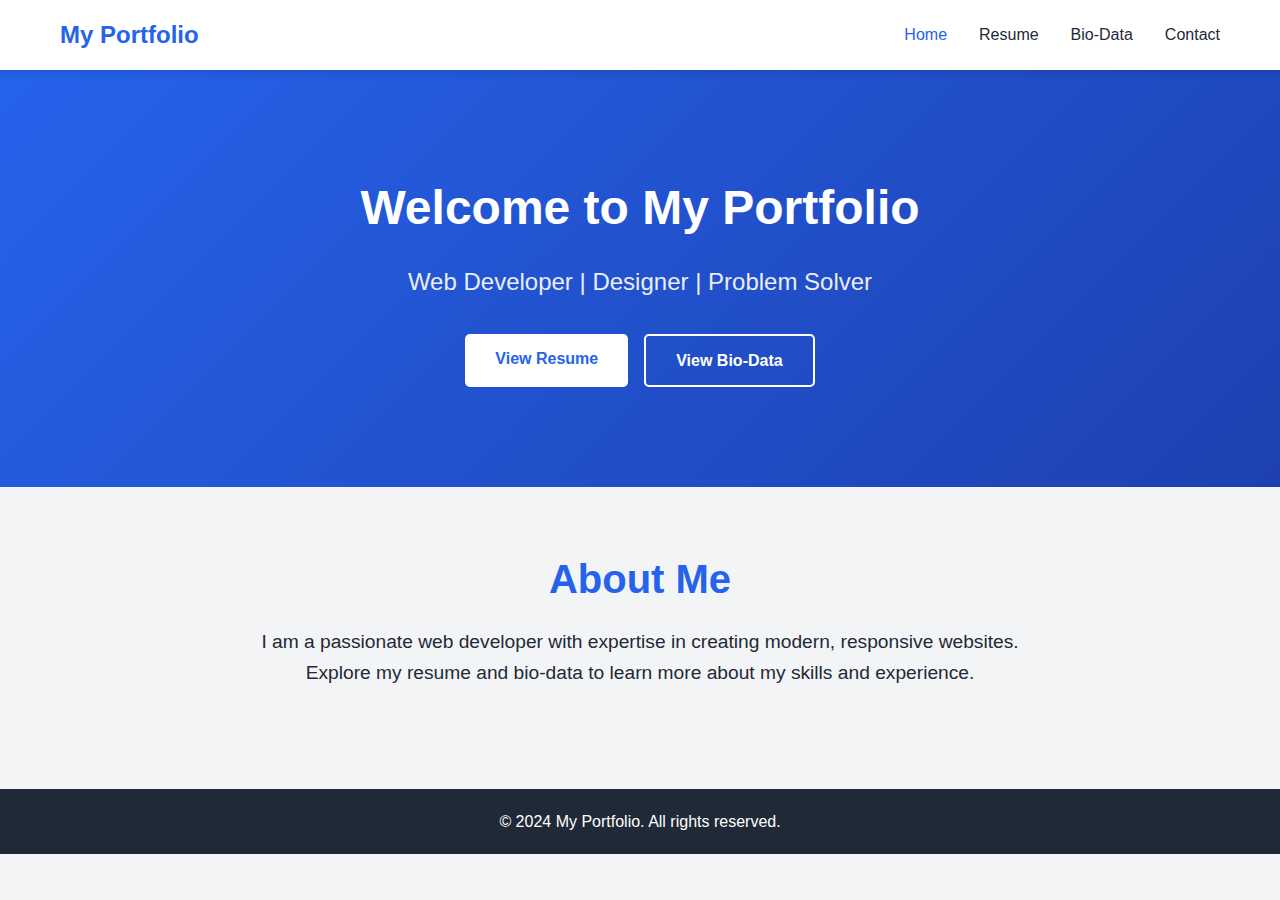
<file: index.html>
<!DOCTYPE html>
<html lang="en">
<head>
    <meta charset="UTF-8">
    <meta name="viewport" content="width=device-width, initial-scale=1.0">
    <title>Home - My Portfolio</title>
    <link rel="stylesheet" href="styles.css">
</head>
<body>
    <nav class="navbar">
        <div class="container">
            <h1 class="logo">My Portfolio</h1>
            <ul class="nav-links">
                <li><a href="index.html" class="active">Home</a></li>
                <li><a href="resume.html">Resume</a></li>
                <li><a href="biodata.html">Bio-Data</a></li>
                <li><a href="contact.html">Contact</a></li>
            </ul>
        </div>
    </nav>

    <section class="hero">
        <div class="container">
            <div class="hero-content fade-in">
                <h1>Welcome to My Portfolio</h1>
                <p class="subtitle">Web Developer | Designer | Problem Solver</p>
                <div class="cta-buttons">
                    <a href="resume.html" class="btn btn-primary">View Resume</a>
                    <a href="biodata.html" class="btn btn-secondary">View Bio-Data</a>
                </div>
            </div>
        </div>
    </section>

    <section class="about">
        <div class="container">
            <h2>About Me</h2>
            <p>I am a passionate web developer with expertise in creating modern, responsive websites. 
               Explore my resume and bio-data to learn more about my skills and experience.</p>
        </div>
    </section>

    <footer>
        <div class="container">
            <p>&copy; 2024 My Portfolio. All rights reserved.</p>
        </div>
    </footer>

    <script src="script.js"></script>
</body>
</html>
</file>
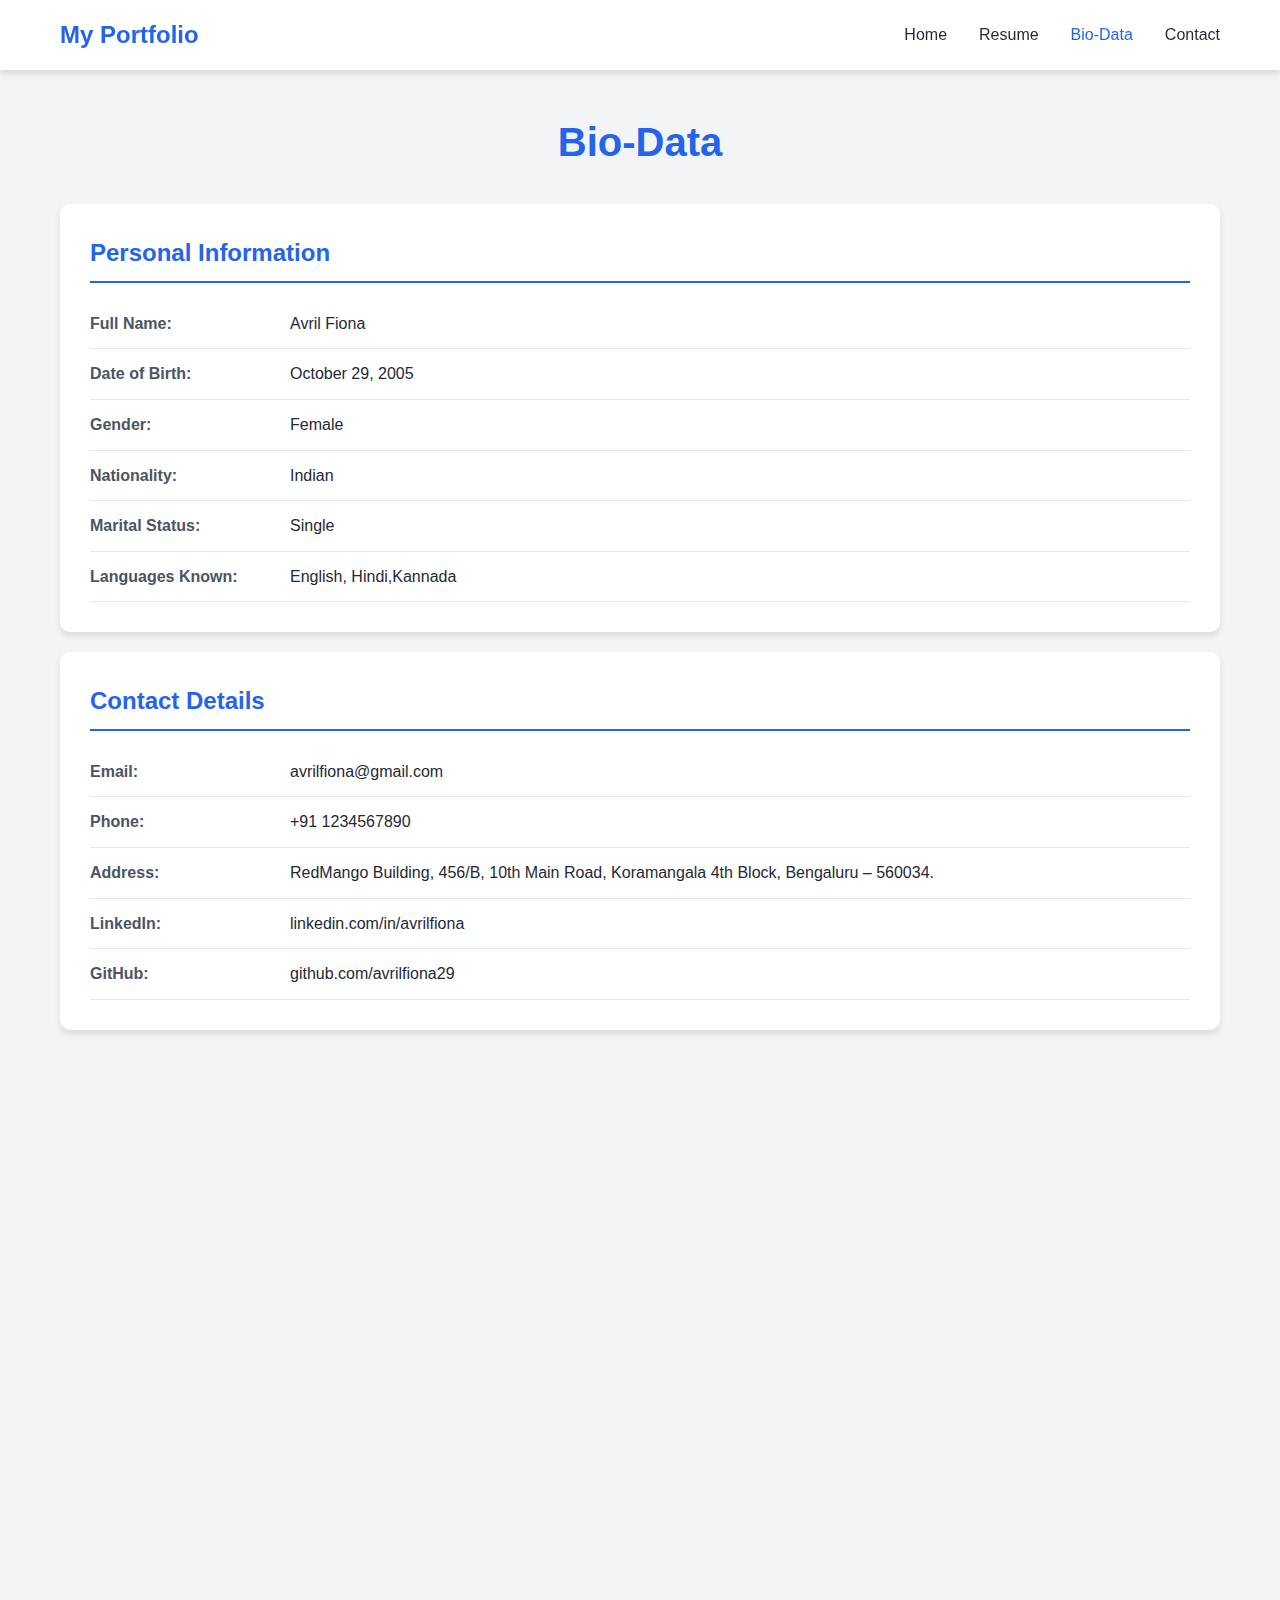
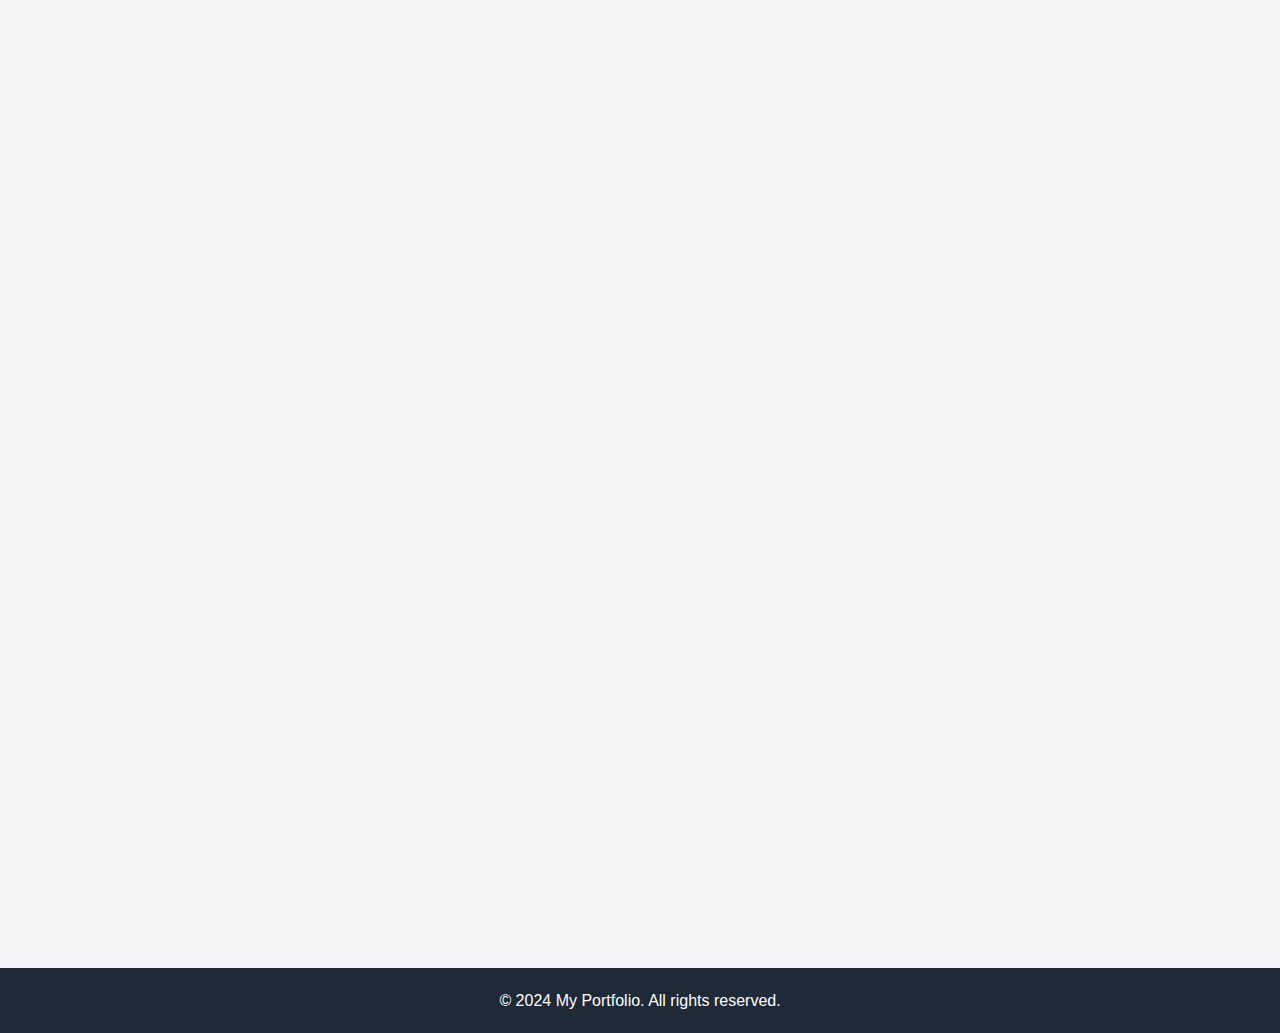
<file: biodata.html>
<!DOCTYPE html>
<html lang="en">
<head>
    <meta charset="UTF-8">
    <meta name="viewport" content="width=device-width, initial-scale=1.0">
    <title>Bio-Data - My Portfolio</title>
    <link rel="stylesheet" href="styles.css">
</head>
<body>
    <nav class="navbar">
        <div class="container">
            <h1 class="logo">My Portfolio</h1>
            <ul class="nav-links">
                <li><a href="index.html">Home</a></li>
                <li><a href="resume.html">Resume</a></li>
                <li><a href="biodata.html" class="active">Bio-Data</a></li>
                <li><a href="contact.html">Contact</a></li>
            </ul>
        </div>
    </nav>

    <section class="biodata-section">
        <div class="container">
            <h1 class="page-title fade-in">Bio-Data</h1>
            
            <div class="biodata-content">
                <div class="biodata-card slide-in">
                    <h2>Personal Information</h2>
                    <table class="biodata-table">
                        <tr>
                            <td class="label">Full Name:</td>
                            <td>Avril Fiona</td>
                        </tr>
                        <tr>
                            <td class="label">Date of Birth:</td>
                            <td>October 29, 2005</td>
                        </tr>
                        <tr>
                            <td class="label">Gender:</td>
                            <td>Female</td>
                        </tr>
                        <tr>
                            <td class="label">Nationality:</td>
                            <td>Indian</td>
                        </tr>
                        <tr>
                            <td class="label">Marital Status:</td>
                            <td>Single</td>
                        </tr>
                        <tr>
                            <td class="label">Languages Known:</td>
                            <td>English, Hindi,Kannada</td>
                        </tr>
                    </table>
                </div>

                <div class="biodata-card slide-in">
                    <h2>Contact Details</h2>
                    <table class="biodata-table">
                        <tr>
                            <td class="label">Email:</td>
                            <td>avrilfiona@gmail.com</td>
                        </tr>
                        <tr>
                            <td class="label">Phone:</td>
                            <td>+91 1234567890</td>
                        </tr>
                        <tr>
                            <td class="label">Address:</td>
                            <td>RedMango Building, 456/B, 10th Main Road, Koramangala 4th Block, Bengaluru – 560034.</td>
                        </tr>
                        <tr>
                            <td class="label">LinkedIn:</td>
                            <td>linkedin.com/in/avrilfiona</td>
                        </tr>
                        <tr>
                            <td class="label">GitHub:</td>
                            <td>github.com/avrilfiona29</td>
                        </tr>
                    </table>
                </div>

                <div class="biodata-card slide-in">
                    <h2>Educational Qualifications</h2>
                    <table class="biodata-table">
                        <tr>
                            <td class="label">Degree:</td>
                            <td>B.Tech in Computer Science</td>
                        </tr>
                        <tr>
                            <td class="label">University:</td>
                            <td>SMVITM</td>
                        </tr>
                        <tr>
                            <td class="label">Year of Passing:</td>
                            <td>2027</td>
                        </tr>
                        <tr>
                            <td class="label">CGPA:</td>
                            <td>8.5/10</td>
                        </tr>
                        <tr>
                            <td class="label">12th Standard:</td>
                            <td>85% (Science Stream)</td>
                        </tr>
                        <tr>
                            <td class="label">10th Standard:</td>
                            <td>80%</td>
                        </tr>
                    </table>
                </div>

                <div class="biodata-card slide-in">
                    <h2>Professional Details</h2>
                    <table class="biodata-table">
                        <tr>
                            <td class="label">Current Position:</td>
                            <td>Web Developer</td>
                        </tr>
                        <tr>
                            <td class="label">Company:</td>
                            <td>Tech Company</td>
                        </tr>
                        <tr>
                            <td class="label">Experience:</td>
                            <td>3 Years</td>
                        </tr>
                        <tr>
                            <td class="label">Specialization:</td>
                            <td>Full Stack Development</td>
                        </tr>
                    </table>
                </div>

                <div class="biodata-card slide-in">
                    <h2>Hobbies & Interests</h2>
                    <ul class="hobbies-list">
                        <li>Coding and learning new technologies</li>
                        <li>Reading tech blogs and articles</li>
                        <li>Playing Instruments</li>
                        <li>Photography</li>
                        <li>Traveling</li>
                    </ul>
                </div>

                <div class="biodata-card slide-in">
                    <h2>Declaration</h2>
                    <p class="declaration">I hereby declare that the above information is true and correct to the best of my knowledge.</p>
                    <div class="signature">
                        <p><strong>Date:</strong> December 4, 2024</p>
                        <p><strong>Place:</strong> [Banglore]</p>
                        <p class="sign-name">(Avril)</p>
                    </div>
                </div>
            </div>
        </div>
    </section>

    <footer>
        <div class="container">
            <p>&copy; 2024 My Portfolio. All rights reserved.</p>
        </div>
    </footer>

    <script src="script.js"></script>
</body>
</html>
</file>
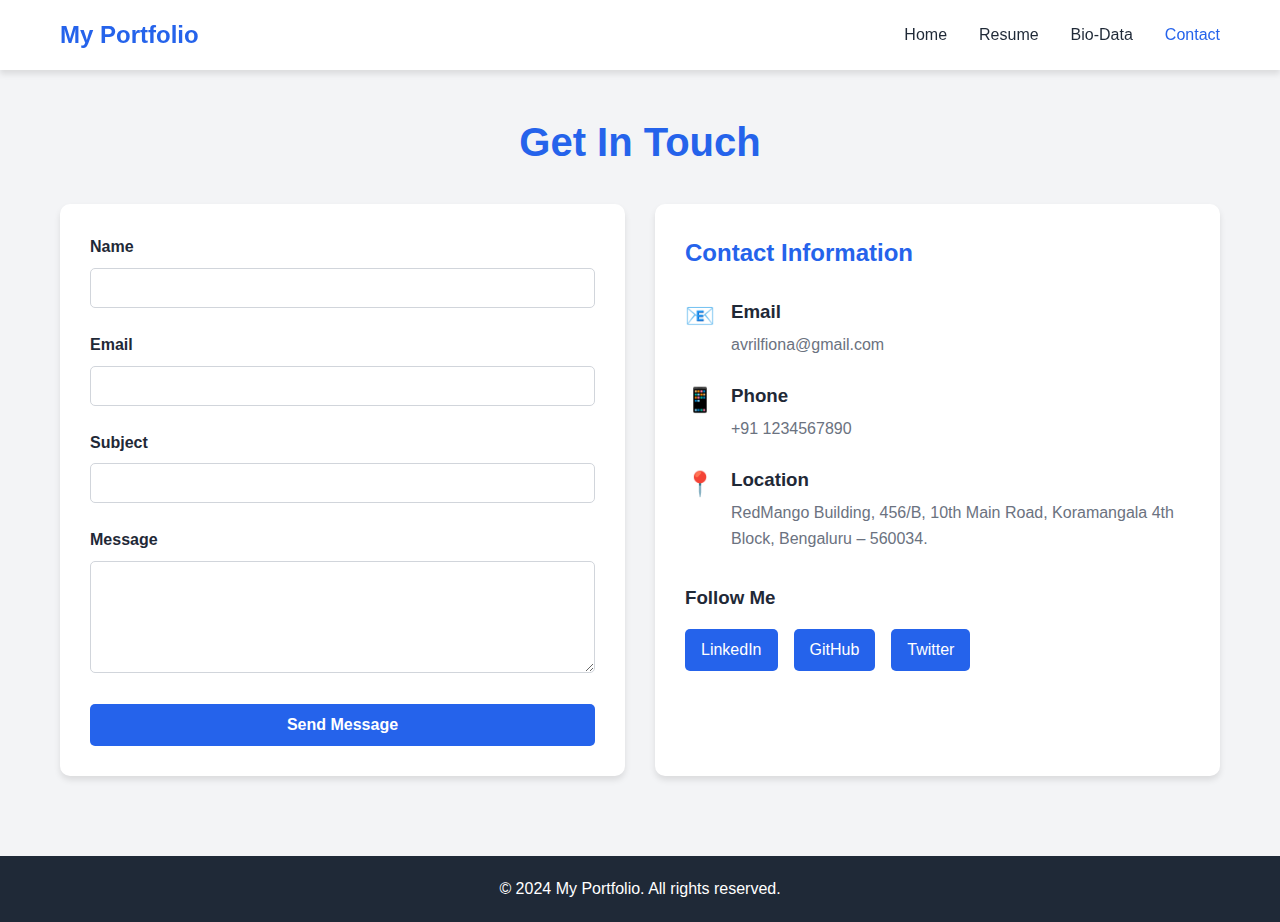
<file: contact.html>
<!DOCTYPE html>
<html lang="en">
<head>
    <meta charset="UTF-8">
    <meta name="viewport" content="width=device-width, initial-scale=1.0">
    <title>Contact - My Portfolio</title>
    <link rel="stylesheet" href="styles.css">
</head>
<body>
    <nav class="navbar">
        <div class="container">
            <h1 class="logo">My Portfolio</h1>
            <ul class="nav-links">
                <li><a href="index.html">Home</a></li>
                <li><a href="resume.html">Resume</a></li>
                <li><a href="biodata.html">Bio-Data</a></li>
                <li><a href="contact.html" class="active">Contact</a></li>
            </ul>
        </div>
    </nav>

    <section class="contact-section">
        <div class="container">
            <h1 class="page-title fade-in">Get In Touch</h1>
            
            <div class="contact-content">
                <div class="contact-form-wrapper slide-in">
                    <form id="contactForm" class="contact-form">
                        <div class="form-group">
                            <label for="name">Name</label>
                            <input type="text" id="name" name="name" required>
                        </div>
                        <div class="form-group">
                            <label for="email">Email</label>
                            <input type="email" id="email" name="email" required>
                        </div>
                        <div class="form-group">
                            <label for="subject">Subject</label>
                            <input type="text" id="subject" name="subject" required>
                        </div>
                        <div class="form-group">
                            <label for="message">Message</label>
                            <textarea id="message" name="message" rows="5" required></textarea>
                        </div>
                        <button type="submit" class="btn btn-primary">Send Message</button>
                    </form>
                    <div id="formMessage" class="form-message"></div>
                </div>

                <div class="contact-info-wrapper slide-in">
                    <h2>Contact Information</h2>
                    <div class="info-item">
                        <span class="icon">📧</span>
                        <div>
                            <h3>Email</h3>
                            <p>avrilfiona@gmail.com</p>
                        </div>
                    </div>
                    <div class="info-item">
                        <span class="icon">📱</span>
                        <div>
                            <h3>Phone</h3>
                            <p>+91 1234567890</p>
                        </div>
                    </div>
                    <div class="info-item">
                        <span class="icon">📍</span>
                        <div>
                            <h3>Location</h3>
                            <p>RedMango Building, 456/B, 10th Main Road, Koramangala 4th Block, Bengaluru – 560034.</p>
                        </div>
                    </div>
                    <div class="social-links">
                        <h3>Follow Me</h3>
                        <div class="social-icons">
                            <a href="#" class="social-icon">LinkedIn</a>
                            <a href="#" class="social-icon">GitHub</a>
                            <a href="#" class="social-icon">Twitter</a>
                        </div>
                    </div>
                </div>
            </div>
        </div>
    </section>

    <footer>
        <div class="container">
            <p>&copy; 2024 My Portfolio. All rights reserved.</p>
        </div>
    </footer>

    <script src="script.js"></script>
</body>
</html>
</file>
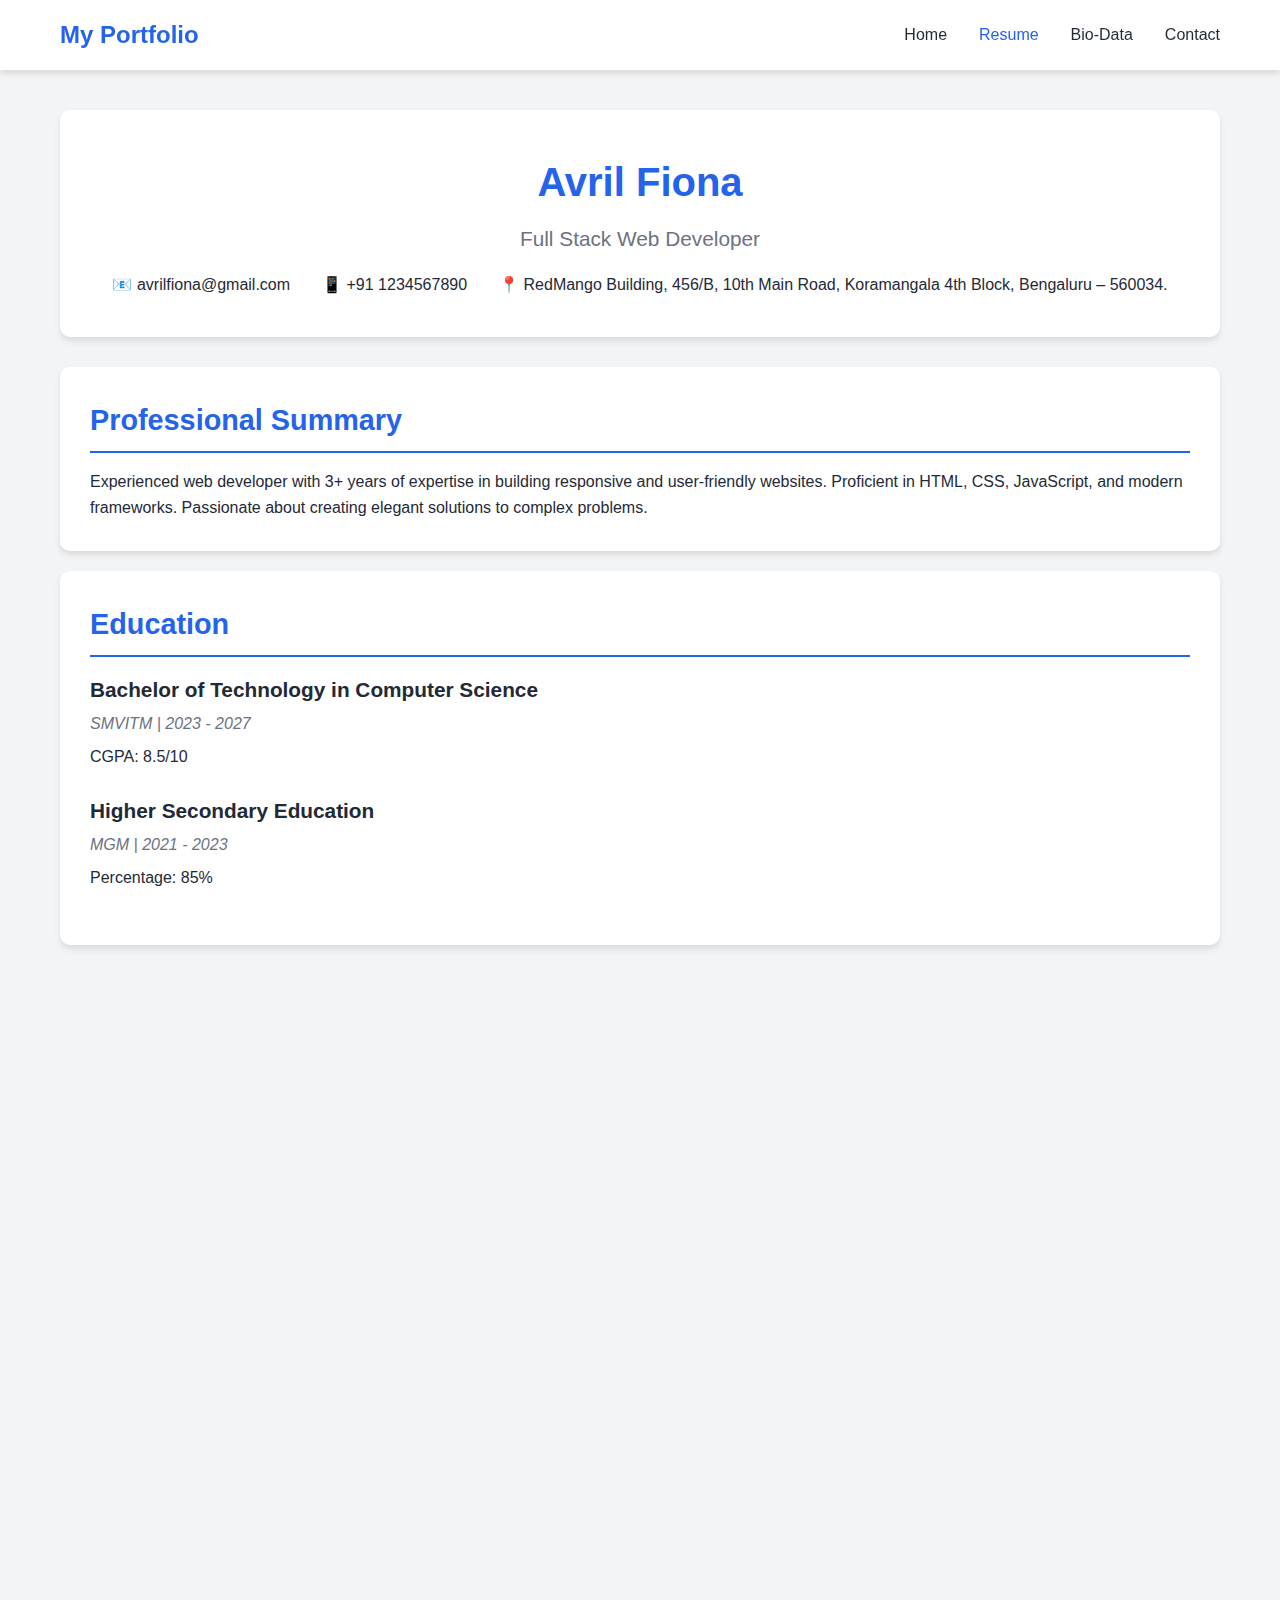
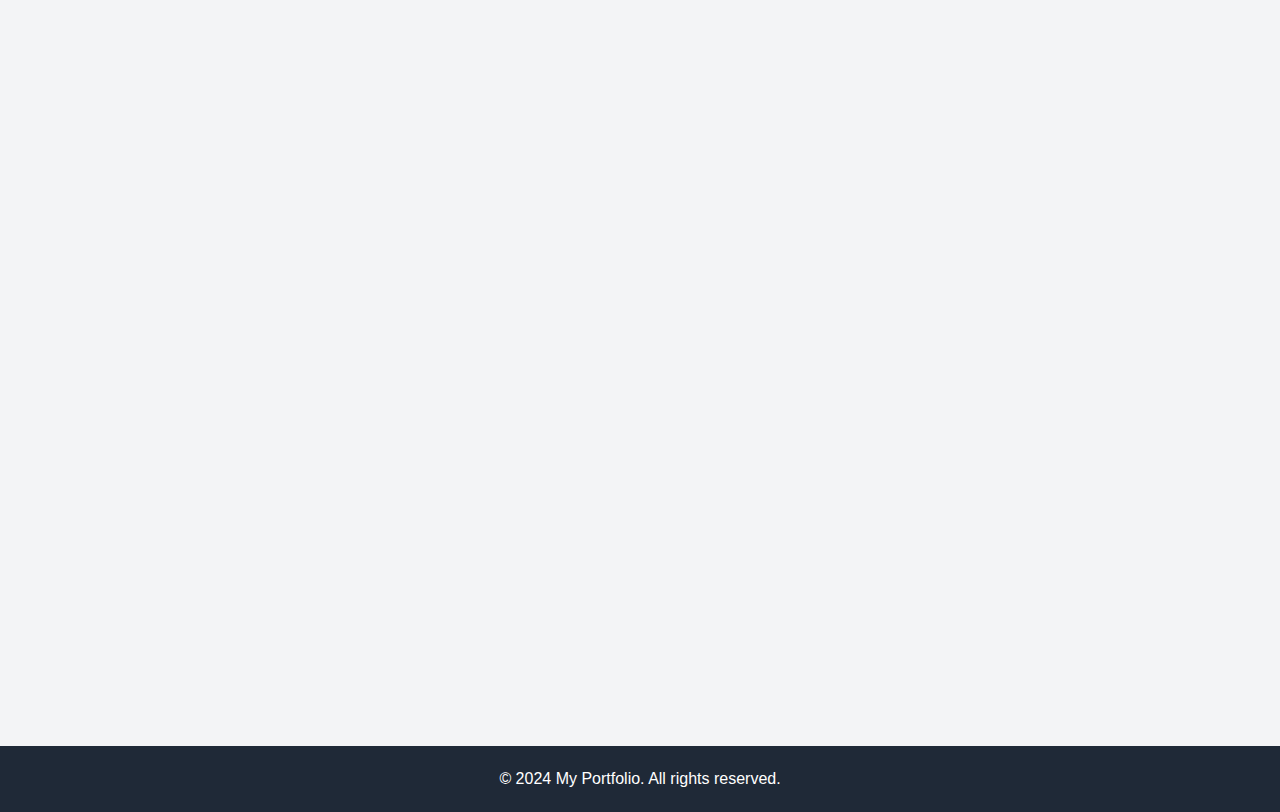
<file: resume.html>
<!DOCTYPE html>
<html lang="en">
<head>
    <meta charset="UTF-8">
    <meta name="viewport" content="width=device-width, initial-scale=1.0">
    <title>Resume - My Portfolio</title>
    <link rel="stylesheet" href="styles.css">
</head>
<body>
    <nav class="navbar">
        <div class="container">
            <h1 class="logo">My Portfolio</h1>
            <ul class="nav-links">
                <li><a href="index.html">Home</a></li>
                <li><a href="resume.html" class="active">Resume</a></li>
                <li><a href="biodata.html">Bio-Data</a></li>
                <li><a href="contact.html">Contact</a></li>
            </ul>
        </div>
    </nav>

    <section class="resume-section">
        <div class="container">
            <div class="resume-header fade-in">
                <h1>Avril Fiona</h1>
                <p class="title">Full Stack Web Developer</p>
                <div class="contact-info">
                    <span>📧 avrilfiona@gmail.com</span>
                    <span>📱 +91 1234567890</span>
                    <span>📍 RedMango Building, 456/B, 10th Main Road, Koramangala 4th Block, Bengaluru – 560034.</span>
                </div>
            </div>

            <div class="resume-content">
                <div class="section slide-in">
                    <h2>Professional Summary</h2>
                    <p>Experienced web developer with 3+ years of expertise in building responsive and user-friendly websites. 
                       Proficient in HTML, CSS, JavaScript, and modern frameworks. Passionate about creating elegant solutions 
                       to complex problems.</p>
                </div>

                <div class="section slide-in">
                    <h2>Education</h2>
                    <div class="item">
                        <h3>Bachelor of Technology in Computer Science</h3>
                        <p class="meta">SMVITM | 2023 - 2027</p>
                        <p>CGPA: 8.5/10</p>
                    </div>
                    <div class="item">
                        <h3>Higher Secondary Education</h3>
                        <p class="meta">MGM | 2021 - 2023</p>
                        <p>Percentage: 85%</p>
                    </div>
                </div>

                <div class="section slide-in">
                    <h2>Work Experience</h2>
                    <div class="item">
                        <h3>Web Developer</h3>
                        <p class="meta">Tech Company | Jan 2025 - Present</p>
                        <ul>
                            <li>Developed and maintained responsive websites using HTML, CSS, and JavaScript</li>
                            <li>Collaborated with design team to implement user-friendly interfaces</li>
                            <li>Optimized website performance and improved loading times by 40%</li>
                        </ul>
                    </div>
                    <div class="item">
                        <h3>Junior Developer Intern</h3>
                        <p class="meta">Startup Inc. | Jun 2024 - Dec 2024</p>
                        <ul>
                            <li>Assisted in building web applications using modern frameworks</li>
                            <li>Fixed bugs and implemented new features based on user feedback</li>
                        </ul>
                    </div>
                </div>

                <div class="section slide-in">
                    <h2>Technical Skills</h2>
                    <div class="skills-grid">
                        <div class="skill-item">HTML5</div>
                        <div class="skill-item">CSS3</div>
                        <div class="skill-item">JavaScript</div>
                        <div class="skill-item">jQuery</div>
                        <div class="skill-item">React</div>
                        <div class="skill-item">Node.js</div>
                        <div class="skill-item">Git</div>
                        <div class="skill-item">Responsive Design</div>
                    </div>
                </div>

                <div class="section slide-in">
                    <h2>Projects</h2>
                    <div class="item">
                        <h3>E-Commerce Website</h3>
                        <p>Built a fully functional e-commerce platform with shopping cart and payment integration</p>
                    </div>
                    <div class="item">
                        <h3>Portfolio Website</h3>
                        <p>Created a responsive portfolio website showcasing projects and skills</p>
                    </div>
                </div>

                <div class="section slide-in">
                    <h2>Certifications</h2>
                    <ul>
                        <li>Web Development Bootcamp - Udemy (2021)</li>
                        <li>JavaScript Algorithms and Data Structures - freeCodeCamp (2020)</li>
                    </ul>
                </div>
            </div>
        </div>
    </section>

    <footer>
        <div class="container">
            <p>&copy; 2024 My Portfolio. All rights reserved.</p>
        </div>
    </footer>

    <script src="script.js"></script>
</body>
</html>
</file>
<file: styles.css>
* {
    margin: 0;
    padding: 0;
    box-sizing: border-box;
}

:root {
    --primary-color: #2563eb;
    --secondary-color: #1e40af;
    --text-color: #1f2937;
    --light-bg: #f3f4f6;
    --white: #ffffff;
    --shadow: 0 4px 6px rgba(0, 0, 0, 0.1);
}

body {
    font-family: 'Segoe UI', Tahoma, Geneva, Verdana, sans-serif;
    line-height: 1.6;
    color: var(--text-color);
    background-color: var(--light-bg);
}

.container {
    max-width: 1200px;
    margin: 0 auto;
    padding: 0 20px;
}

/* Navbar */
.navbar {
    background-color: var(--white);
    box-shadow: var(--shadow);
    position: sticky;
    top: 0;
    z-index: 1000;
}

.navbar .container {
    display: flex;
    justify-content: space-between;
    align-items: center;
    padding: 1rem 20px;
}

.logo {
    font-size: 1.5rem;
    color: var(--primary-color);
}

.nav-links {
    display: flex;
    list-style: none;
    gap: 2rem;
}

.nav-links a {
    text-decoration: none;
    color: var(--text-color);
    font-weight: 500;
    transition: color 0.3s;
}

.nav-links a:hover,
.nav-links a.active {
    color: var(--primary-color);
}

/* Hero Section */
.hero {
    background: linear-gradient(135deg, var(--primary-color), var(--secondary-color));
    color: var(--white);
    padding: 100px 0;
    text-align: center;
}

.hero-content h1 {
    font-size: 3rem;
    margin-bottom: 1rem;
}

.subtitle {
    font-size: 1.5rem;
    margin-bottom: 2rem;
    opacity: 0.9;
}

.cta-buttons {
    display: flex;
    gap: 1rem;
    justify-content: center;
}

.btn {
    padding: 12px 30px;
    border-radius: 5px;
    text-decoration: none;
    font-weight: 600;
    transition: all 0.3s;
    display: inline-block;
}

.btn-primary {
    background-color: var(--white);
    color: var(--primary-color);
}

.btn-primary:hover {
    transform: translateY(-2px);
    box-shadow: 0 6px 12px rgba(0, 0, 0, 0.2);
}

.btn-secondary {
    background-color: transparent;
    color: var(--white);
    border: 2px solid var(--white);
}

.btn-secondary:hover {
    background-color: var(--white);
    color: var(--primary-color);
}

/* About Section */
.about {
    padding: 60px 0;
    text-align: center;
}

.about h2 {
    font-size: 2.5rem;
    margin-bottom: 1rem;
    color: var(--primary-color);
}

.about p {
    font-size: 1.2rem;
    max-width: 800px;
    margin: 0 auto;
}

/* Resume Section */
.resume-section {
    padding: 40px 0;
    min-height: calc(100vh - 200px);
}

.resume-header {
    background-color: var(--white);
    padding: 40px;
    border-radius: 10px;
    box-shadow: var(--shadow);
    text-align: center;
    margin-bottom: 30px;
}

.resume-header h1 {
    font-size: 2.5rem;
    color: var(--primary-color);
    margin-bottom: 0.5rem;
}

.resume-header .title {
    font-size: 1.3rem;
    color: #6b7280;
    margin-bottom: 1rem;
}

.resume-header .contact-info {
    display: flex;
    justify-content: center;
    gap: 2rem;
    flex-wrap: wrap;
}

.resume-content .section {
    background-color: var(--white);
    padding: 30px;
    border-radius: 10px;
    box-shadow: var(--shadow);
    margin-bottom: 20px;
}

.section h2 {
    color: var(--primary-color);
    font-size: 1.8rem;
    margin-bottom: 1rem;
    border-bottom: 2px solid var(--primary-color);
    padding-bottom: 0.5rem;
}

.item {
    margin-bottom: 1.5rem;
}

.item h3 {
    color: var(--text-color);
    font-size: 1.3rem;
    margin-bottom: 0.3rem;
}

.meta {
    color: #6b7280;
    font-style: italic;
    margin-bottom: 0.5rem;
}

.item ul {
    margin-left: 20px;
    margin-top: 0.5rem;
}

.item li {
    margin-bottom: 0.3rem;
}

.skills-grid {
    display: grid;
    grid-template-columns: repeat(auto-fit, minmax(150px, 1fr));
    gap: 1rem;
}

.skill-item {
    background-color: var(--primary-color);
    color: var(--white);
    padding: 10px 20px;
    border-radius: 5px;
    text-align: center;
    font-weight: 600;
}

/* Bio-Data Section */
.biodata-section {
    padding: 40px 0;
    min-height: calc(100vh - 200px);
}

.page-title {
    text-align: center;
    font-size: 2.5rem;
    color: var(--primary-color);
    margin-bottom: 30px;
}

.biodata-content {
    display: grid;
    gap: 20px;
}

.biodata-card {
    background-color: var(--white);
    padding: 30px;
    border-radius: 10px;
    box-shadow: var(--shadow);
}

.biodata-card h2 {
    color: var(--primary-color);
    font-size: 1.5rem;
    margin-bottom: 1rem;
    border-bottom: 2px solid var(--primary-color);
    padding-bottom: 0.5rem;
}

.biodata-table {
    width: 100%;
    border-collapse: collapse;
}

.biodata-table tr {
    border-bottom: 1px solid #e5e7eb;
}

.biodata-table td {
    padding: 12px 0;
}

.biodata-table .label {
    font-weight: 600;
    width: 200px;
    color: #4b5563;
}

.hobbies-list {
    list-style-position: inside;
}

.hobbies-list li {
    padding: 8px 0;
}

.declaration {
    font-style: italic;
    margin-bottom: 1rem;
}

.signature {
    margin-top: 2rem;
}

.sign-name {
    margin-top: 2rem;
    font-weight: 600;
}

/* Contact Section */
.contact-section {
    padding: 40px 0;
    min-height: calc(100vh - 200px);
}

.contact-content {
    display: grid;
    grid-template-columns: 1fr 1fr;
    gap: 30px;
    margin-top: 30px;
}

.contact-form-wrapper,
.contact-info-wrapper {
    background-color: var(--white);
    padding: 30px;
    border-radius: 10px;
    box-shadow: var(--shadow);
}

.form-group {
    margin-bottom: 1.5rem;
}

.form-group label {
    display: block;
    margin-bottom: 0.5rem;
    font-weight: 600;
    color: var(--text-color);
}

.form-group input,
.form-group textarea {
    width: 100%;
    padding: 10px;
    border: 1px solid #d1d5db;
    border-radius: 5px;
    font-family: inherit;
    font-size: 1rem;
}

.form-group input:focus,
.form-group textarea:focus {
    outline: none;
    border-color: var(--primary-color);
}

.contact-form button {
    width: 100%;
    padding: 12px;
    background-color: var(--primary-color);
    color: var(--white);
    border: none;
    border-radius: 5px;
    font-size: 1rem;
    font-weight: 600;
    cursor: pointer;
    transition: background-color 0.3s;
}

.contact-form button:hover {
    background-color: var(--secondary-color);
}

.form-message {
    margin-top: 1rem;
    padding: 10px;
    border-radius: 5px;
    display: none;
}

.form-message.success {
    background-color: #d1fae5;
    color: #065f46;
    display: block;
}

.form-message.error {
    background-color: #fee2e2;
    color: #991b1b;
    display: block;
}

.contact-info-wrapper h2 {
    color: var(--primary-color);
    margin-bottom: 1.5rem;
}

.info-item {
    display: flex;
    align-items: flex-start;
    gap: 1rem;
    margin-bottom: 1.5rem;
}

.info-item .icon {
    font-size: 1.5rem;
}

.info-item h3 {
    margin-bottom: 0.3rem;
    color: var(--text-color);
}

.info-item p {
    color: #6b7280;
}

.social-links {
    margin-top: 2rem;
}

.social-links h3 {
    margin-bottom: 1rem;
}

.social-icons {
    display: flex;
    gap: 1rem;
}

.social-icon {
    padding: 8px 16px;
    background-color: var(--primary-color);
    color: var(--white);
    text-decoration: none;
    border-radius: 5px;
    transition: background-color 0.3s;
}

.social-icon:hover {
    background-color: var(--secondary-color);
}

/* Footer */
footer {
    background-color: var(--text-color);
    color: var(--white);
    text-align: center;
    padding: 20px 0;
    margin-top: 40px;
}

/* Animations */
.fade-in {
    animation: fadeIn 1s ease-in;
}

.slide-in {
    animation: slideIn 0.8s ease-out;
}

@keyframes fadeIn {
    from {
        opacity: 0;
    }
    to {
        opacity: 1;
    }
}

@keyframes slideIn {
    from {
        transform: translateY(30px);
        opacity: 0;
    }
    to {
        transform: translateY(0);
        opacity: 1;
    }
}

/* Responsive Design */
@media (max-width: 768px) {
    .nav-links {
        gap: 1rem;
    }

    .hero-content h1 {
        font-size: 2rem;
    }

    .subtitle {
        font-size: 1.2rem;
    }

    .cta-buttons {
        flex-direction: column;
        align-items: center;
    }

    .contact-content {
        grid-template-columns: 1fr;
    }

    .skills-grid {
        grid-template-columns: repeat(auto-fit, minmax(120px, 1fr));
    }
}
</file>
